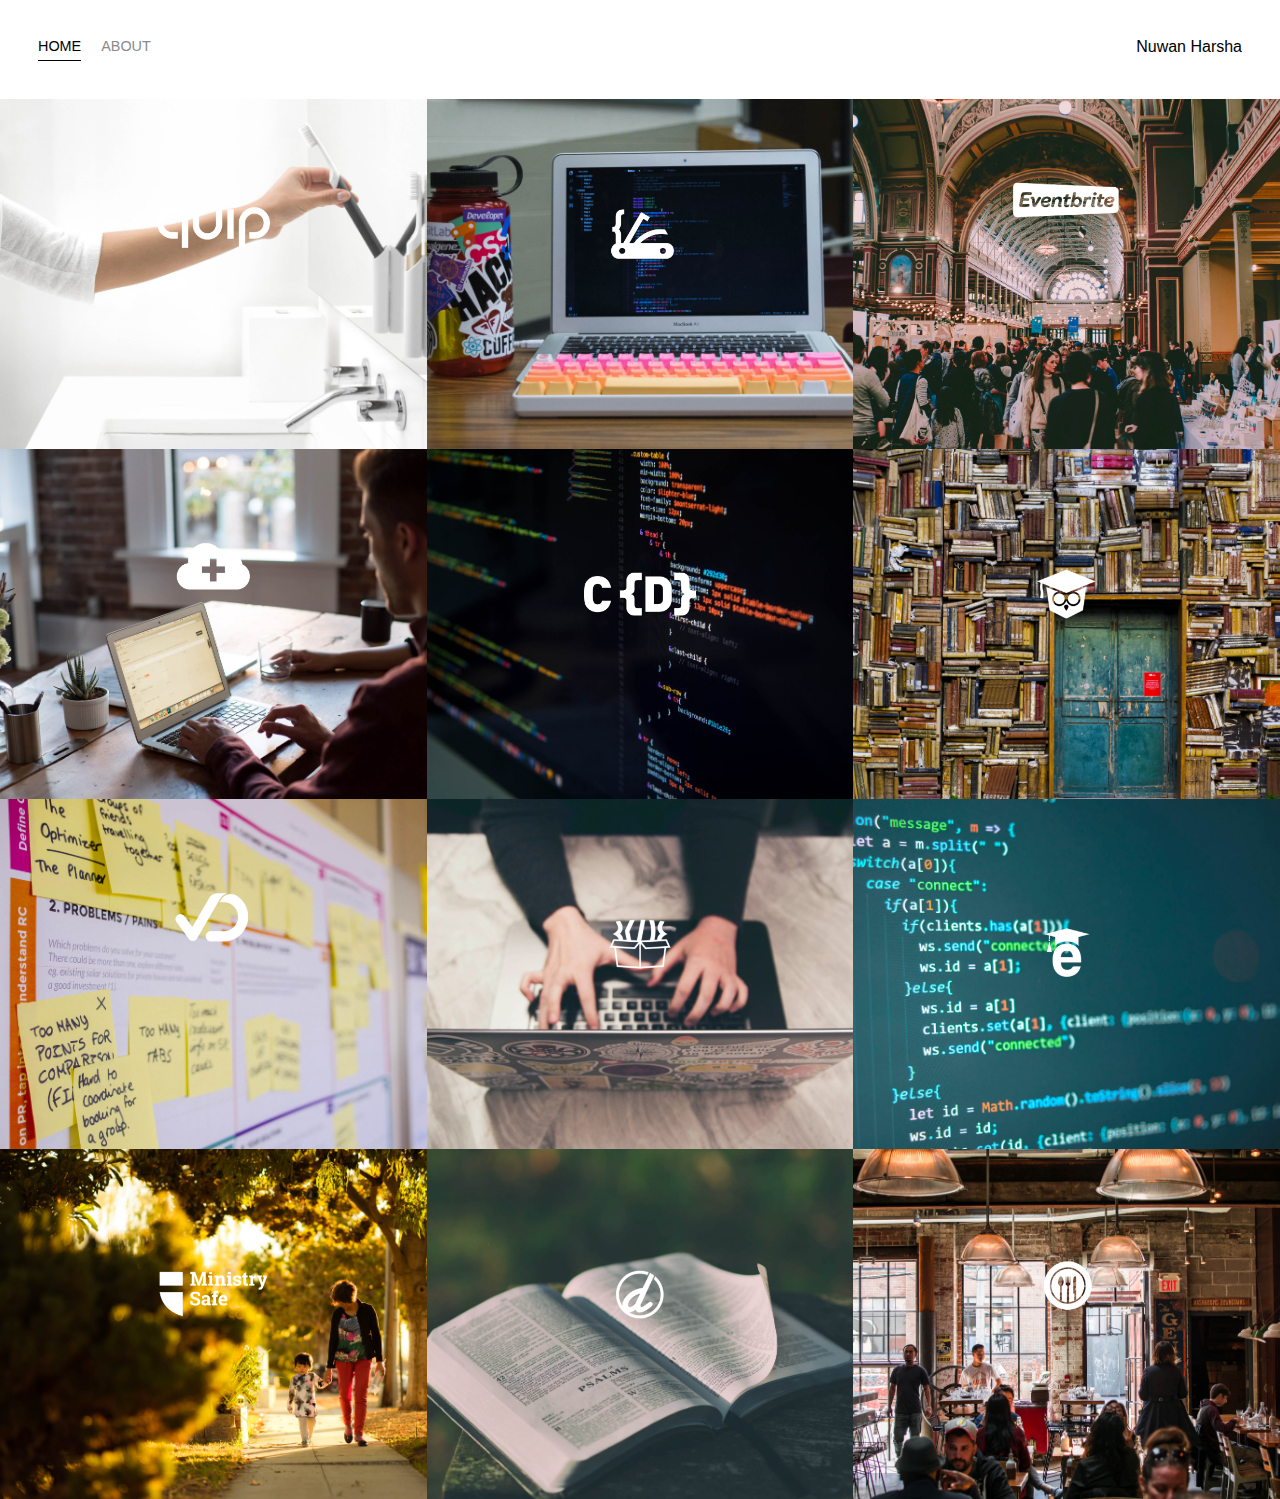
<file: index.html>
<!Doctype html>
<html>
<head>
    <title>Portfolio Website</title>
    <meta charset="utf-8"/>
    <meta name="author" content="Nuwan"/>
    <meta name="viewport" content="width = device-width , initial scale = 1.0"/>
    <link rel="stylesheet" href="styles.css"/>
</head>
<body>
    <div class="container">
        <div class="nav-wrapper">
            <div class="left-side">
                <div class="nav-link-wrapper active-nav-link ">
                    <a href="index.html">Home</a>
                </div>
                <div class="nav-link-wrapper">
                    <a href="about.html">About</a>
                </div>

            </div>

            <div class="right-side">
                <div class="brand">
                    <div>Nuwan Harsha</div>
                </div>

            </div>

        </div>
        <div class="content-wrapper">
            <div class="portfolio-items-wrapper">
                <div class="portfolio-item-wrapper">
                    <div class = "portfolio-img-background" style = "background-image: url(images/portfolio1.jpg)"></div>
                    <div class="img-text-wrapper">
                        <div class="logo-wrapper">
                            <img src = "images/logos/quip.png" alt=""/>
                        </div>
                        <div class="subtitle">
                            I built the quip E-Commerce platform ,named a Top 25 Invention by Time Magazine in 2016.
                        </div>
                    </div>
                </div>

                <div class="portfolio-item-wrapper">
                    <div class = "portfolio-img-background" style = "background-image: url(images/portfolio2.jpg)"></div>
                    <div class="img-text-wrapper">
                        <div class="logo-wrapper">
                            <img src = "images/logos/devcamp.png" alt=""/>
                        </div>
                        <div class="subtitle">
                            Coding bootcamp and learning management system.
                        </div>
                    </div>
                </div>

                <div class="portfolio-item-wrapper">
                    <div class = "portfolio-img-background" style = "background-image: url(images/portfolio3.jpg)"></div>
                    <div class="img-text-wrapper">
                        <div class="logo-wrapper">
                            <img src = "images/logos/eventbrite.png" alt=""/>
                        </div>
                        <div class="subtitle">
                            Eventbrite is the leading event management platform on the web with millions of individuals utilizing their applications
                            to find, register or, and management events in numerous industries.
                        </div>
                    </div>
                </div>

                <div class="portfolio-item-wrapper">
                    <div class = "portfolio-img-background" style = "background-image: url(images/portfolio4.jpg)"></div>
                    <div class="img-text-wrapper">
                        <div class="logo-wrapper">
                            <img src = "images/logos/shop-hacker.png" alt=""/>
                        </div>
                        <div class="subtitle">
                            Shop Hacker allows you to easily import digital products such as elearning courses, software, and games directly
                            into your ecommerce store.
                        </div>
                    </div>
                </div>

                <div class="portfolio-item-wrapper">
                    <div class = "portfolio-img-background" style = "background-image: url(images/portfolio5.jpg)"></div>
                    <div class="img-text-wrapper">
                        <div class="logo-wrapper">
                            <img src = "images/logos/crondose.png" alt=""/>
                        </div>
                        <div class="subtitle">
                            Online tutorials and productivity tips.
                        </div>
                    </div>
                </div>

                <div class="portfolio-item-wrapper">
                    <div class = "portfolio-img-background" style = "background-image: url(images/portfolio6.jpg)"></div>
                    <div class="img-text-wrapper">
                        <div class="logo-wrapper">
                            <img src = "images/logos/dailysmarty.png" alt=""/>
                        </div>
                        <div class="subtitle">
                            Keep track of what you learn every day.
                        </div>
                    </div>
                </div>

                <div class="portfolio-item-wrapper">
                    <div class = "portfolio-img-background" style = "background-image: url(images/portfolio7.jpg)"></div>
                    <div class="img-text-wrapper">
                        <div class="logo-wrapper">
                            <img src = "images/logos/dashtrack.png" alt=""/>
                        </div>
                        <div class="subtitle">
                            What you track improves. DashTrack is a journal that makes it easy to track your daily tasks and make the most
                            of your time each day.
                        </div>
                    </div>
                </div>

                <div class="portfolio-item-wrapper">
                    <div class = "portfolio-img-background" style = "background-image: url(images/portfolio8.jpg)"></div>
                    <div class="img-text-wrapper">
                        <div class="logo-wrapper">
                            <img src = "images/logos/devtrunk.png" alt=""/>
                        </div>
                        <div class="subtitle">
                            Online shop for developer happiness.
                        </div>
                    </div>
                </div>

                <div class="portfolio-item-wrapper">
                    <div class = "portfolio-img-background" style = "background-image: url(images/portfolio9.jpg)"></div>
                    <div class="img-text-wrapper">
                        <div class="logo-wrapper">
                            <img src = "images/logos/edutechional.png" alt="">
                        </div>
                        <div class="subtitle">
                            Online technology tutorials.
                        </div>
                    </div>
                </div>

                <div class="portfolio-item-wrapper">
                    <div class = "portfolio-img-background" style = "background-image: url(images/portfolio10.jpg)"></div>
                    <div class="img-text-wrapper">
                        <div class="logo-wrapper">
                            <img src = "images/logos/ministry-safe.png" alt="">
                        </div>
                        <div class="subtitle">
                            A complete child safety system for organizations.
                        </div>
                    </div>
                </div>

                <div class="portfolio-item-wrapper">
                    <div class = "portfolio-img-background" style = "background-image: url(images/portfolio11.jpg)"></div>
                    <div class="img-text-wrapper">
                        <div class="logo-wrapper">
                            <img src = "images/logos/open-devos.png" alt="">
                        </div>
                        <div class="subtitle">
                            Publish and share daily devotionals.
                        </div>
                    </div>
                </div>

                <div class="portfolio-item-wrapper">
                    <div class = "portfolio-img-background" style = "background-image: url(images/portfolio12.jpg)"></div>
                    <div class="img-text-wrapper">
                        <div class="logo-wrapper">
                            <img src = "images/logos/toastability.png" alt = "">
                        </div>
                        <div class="subtitle">
                            Easy way to manage the digital life of your bar or restaurant.
                        </div>
                    </div>
                </div>


            </div>
        </div>

    </div>


</body>
<script>
    const portfolioItems = document.querySelectorAll('.portfolio-item-wrapper');
    portfolioItems.forEach(portfolioItem => {
        portfolioItem.addEventListener('mouseover' , () => {
            portfolioItem.childNodes[1].classList.add('img-darken');
        })
        portfolioItem.addEventListener('mouseout' , () => {
            portfolioItem.childNodes[1].classList.remove('img-darken');
        })
    })
</script>
</html>
</file>
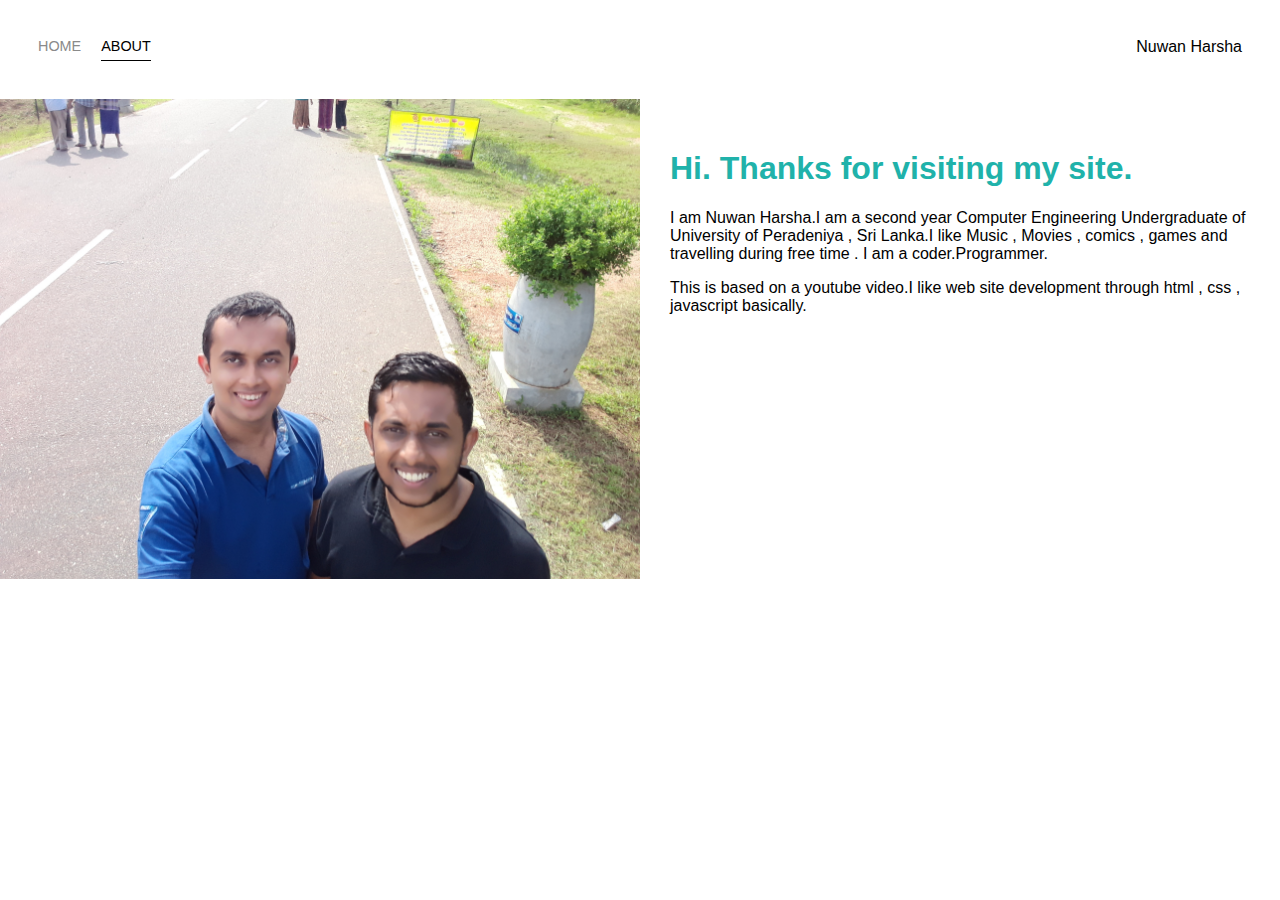
<file: about.html>
<!Doctype html>
<html>
<head>
    <title>About</title>
    <meta charset="utf-8"/>
    <meta name="author" content="Nuwan"/>
    <meta name="viewport" content="width = device-width , initial scale = 1.0"/>
    <link rel="stylesheet" href="styles.css"/>
</head>
<body>
    <div class="container">
        <div class="nav-wrapper">
            <div class="left-side">
                <div class="nav-link-wrapper">
                    <a href="index.html">Home</a>
                </div>
                <div class="nav-link-wrapper active-nav-link">
                    <a href="about.html">About</a>
                </div>
            </div>
            <div class="right-side">
                <div class="brand">
                    <div>Nuwan Harsha</div>
                </div>
            </div>
        </div>
        <div class="content-wrapper">
            <div class="two-column-wrapper">
                <div class="profile-image-wrapper">
                    <img src = "images/ayyamama.jpg" alt="">
                </div>
                <div class="profile-content-wrapper">
                    <h1>Hi. Thanks for visiting my site.</h1>
                    <p>I am Nuwan Harsha.I am a second year Computer Engineering Undergraduate of University of Peradeniya , Sri Lanka.I like Music
                     , Movies , comics , games and travelling during free time . I am a coder.Programmer.</p>
                    <p>This is based on a youtube video.I like web site development through html , css , javascript basically.</p>
                </div>
            </div>
        </div>
    </div>
</body>
</html>
</file>
<file: styles.css>
/*Master styles*/
body {
    margin: 0px;
    font-family: "Lato", sans-serif;
}

.container {
    display: grid;
    grid-template-columns: 1fr;
}
/*Nav styles*/
.nav-wrapper {
    display: flex;
    flex-direction: row;
    justify-content: space-between;
    padding: 38px;
}
.left-side {
    display: flex;
}

.nav-wrapper > .left-side > div {
    margin-right: 20px;
    font-size: 0.9em;
    text-transform: uppercase;
}

.nav-link-wrapper {
    height: 22px;
    border-bottom: 1px solid transparent;
    transition: border-bottom 500ms;
}

.nav-link-wrapper > a {
    color: #8a8a8a;
    text-decoration: none;
    transition: color 500ms;
}

.nav-link-wrapper:hover {
    border-bottom: 1px solid black;
}

.nav-link-wrapper > a:hover {
    color: black;
}

.active-nav-link {
    border-bottom: 1px solid black;
}

.active-nav-link > a {
    color: black !important;
}
/*Port polio styles*/

.portfolio-items-wrapper {
    display: grid;
    grid-template-columns: 1fr 1fr 1fr;
}

.portfolio-item-wrapper {
    position: relative;
}

.portfolio-img-background {
    width: 100%;
    height: 350px;
    background-size: cover;
    background-position: center;
    background-repeat: no-repeat;
}

.img-text-wrapper {
    position: absolute;/*element ekak athule absolute element ekak tynwnm first element eka relative wenna ona*/
    top: 0;/*I want this element at very top*/
    display: flex;
    flex-direction: column;
    justify-content: center;/*left to right center*/
    align-items: center;/*top to bottom center*/
    height: 100%;
    text-align: center;
    padding-left: 100px;
    padding-right: 100px;
}

.logo-wrapper > img{
    width: 50%;
    margin-bottom: 20px;
}
.img-text-wrapper > .subtitle {
    transition: 1s;
    font-weight: 600;
    color: transparent;
}
.img-text-wrapper:hover > .subtitle {
    font-weight: 600;
    color: lightseagreen;
}

.img-darken {
    transition: 1s;
    filter: brightness(10%);
}

/*About page*/
.two-column-wrapper {
    display: grid;
    grid-template-columns: 1fr 1fr;
}

.profile-image-wrapper > img {
    width: 100%;
}

.profile-content-wrapper {
    padding: 30px;
}

.profile-content-wrapper > h1 {
    color: lightseagreen;
}
</file>
